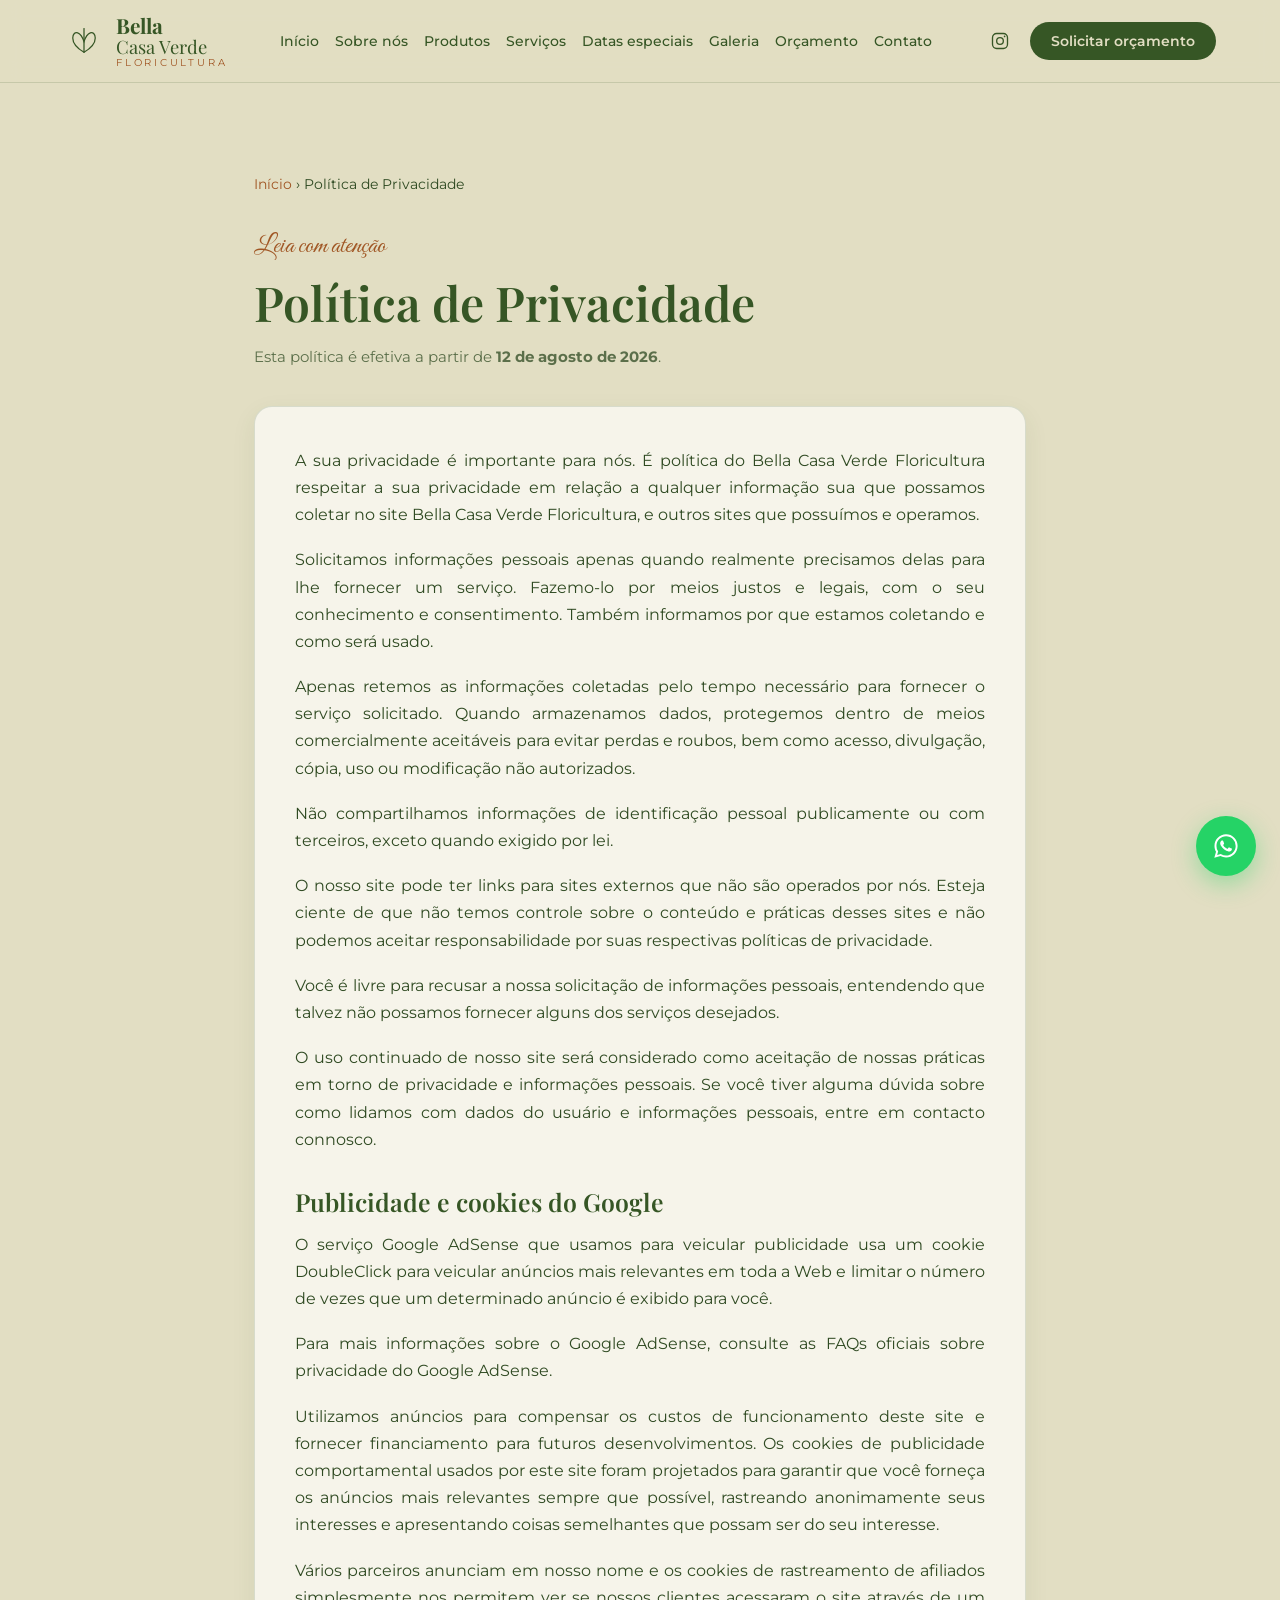
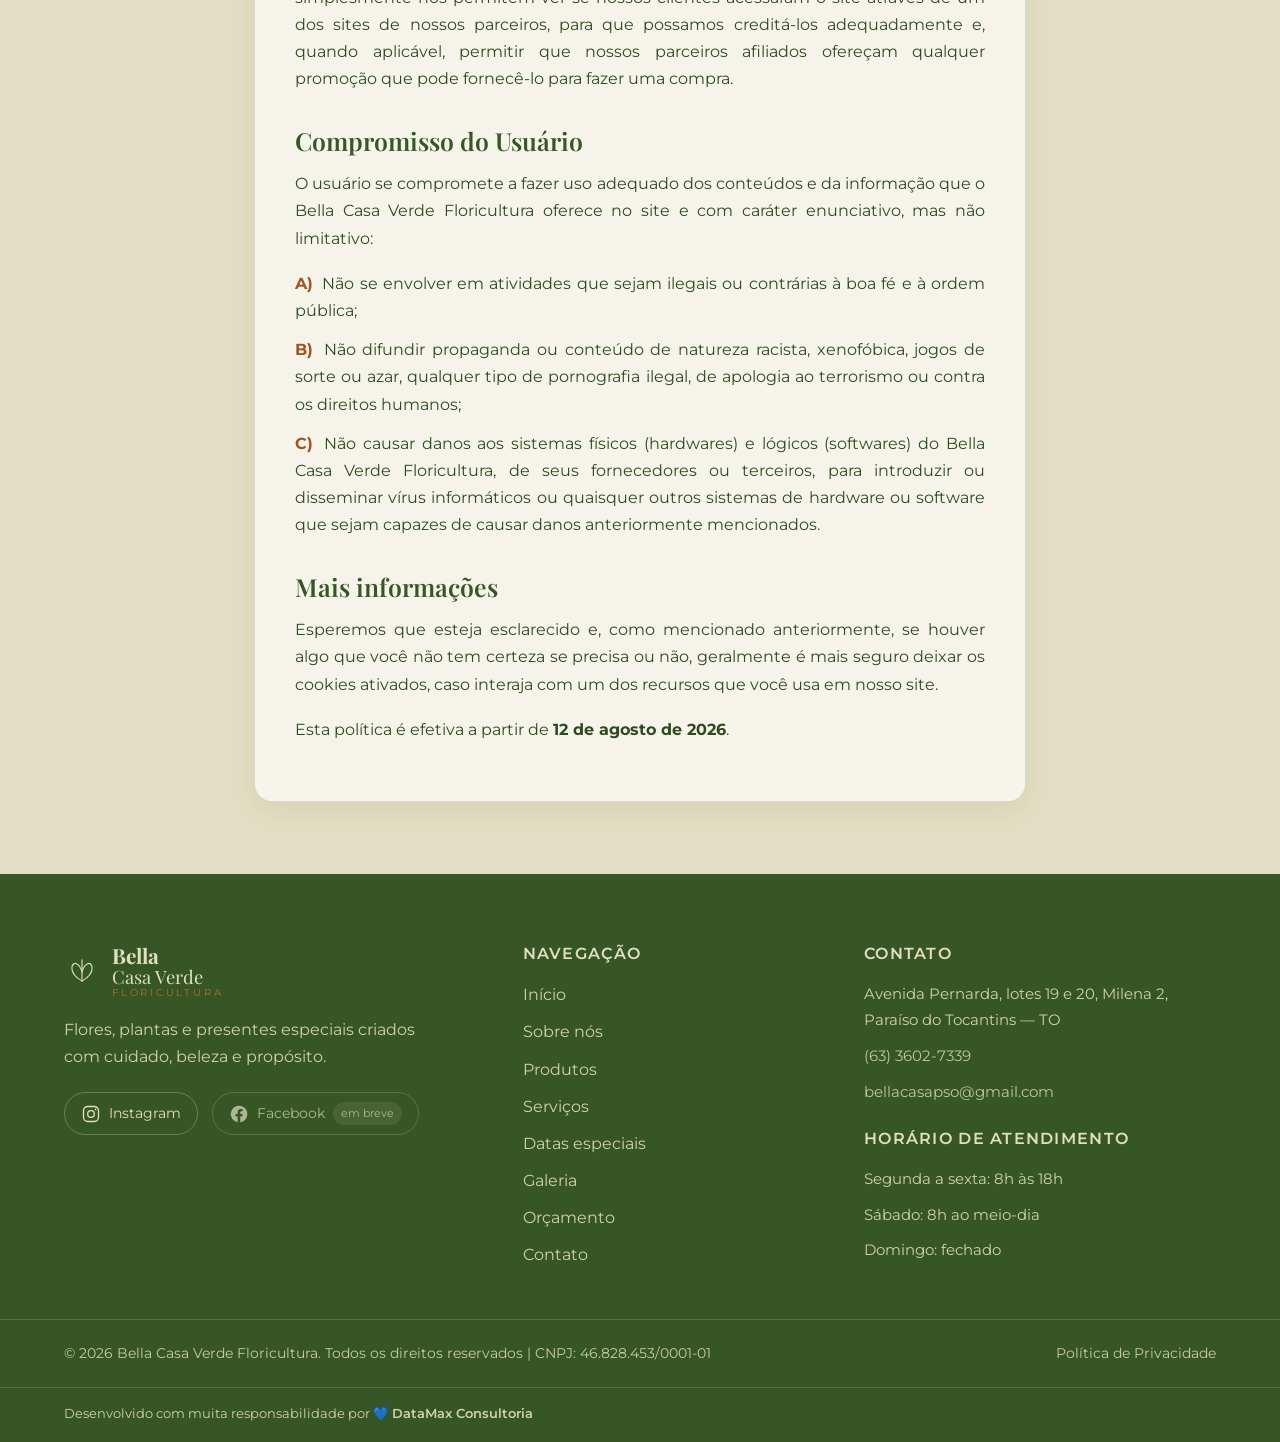
<file: politica-privacidade.html>
<!DOCTYPE html>
<html lang="pt-BR">
<head>
  <meta charset="UTF-8" />
  <meta name="viewport" content="width=device-width, initial-scale=1.0" />
  <title>Política de Privacidade | Bella Casa Verde Floricultura</title>

  <!-- SEO -->
  <meta name="description" content="Política de Privacidade da Bella Casa Verde Floricultura: saiba como coletamos, usamos e protegemos as suas informações pessoais em nosso site." />
  <meta name="robots" content="index, follow" />
  <meta name="author" content="Bella Casa Verde Floricultura" />
  <meta name="geo.region" content="BR-TO" />
  <meta name="geo.placename" content="Paraíso do Tocantins" />
  <link rel="canonical" href="https://www.bellacasaverde.com.br/politica-privacidade.html" />

  <!-- Open Graph -->
  <meta property="og:type" content="website" />
  <meta property="og:title" content="Política de Privacidade | Bella Casa Verde Floricultura" />
  <meta property="og:description" content="Política de Privacidade da Bella Casa Verde Floricultura: saiba como coletamos, usamos e protegemos as suas informações pessoais." />
  <meta property="og:url" content="https://www.bellacasaverde.com.br/politica-privacidade.html" />
  <meta property="og:locale" content="pt_BR" />
  <meta property="og:site_name" content="Bella Casa Verde Floricultura" />

  <!-- Favicon: ícone inspirado na orquídea Hélia -->
  <link rel="icon" type="image/svg+xml"
    href="data:image/svg+xml,%3Csvg xmlns='http://www.w3.org/2000/svg' viewBox='0 0 64 64'%3E%3Crect width='64' height='64' rx='14' fill='%23365625'/%3E%3Cpath d='M32 50 C22 44 14 36 14 27 C14 21 18 17 22 19 C27 21 30 27 32 33 C34 27 37 21 42 19 C46 17 50 21 50 27 C50 36 42 44 32 50 Z' fill='none' stroke='%23E2DEC3' stroke-width='2'/%3E%3Cpath d='M32 50 L32 14' stroke='%23B76934' stroke-width='2' stroke-linecap='round'/%3E%3C/svg%3E" />

  <!-- Fontes -->
  <link rel="preconnect" href="https://fonts.googleapis.com" />
  <link rel="preconnect" href="https://fonts.gstatic.com" crossorigin />
  <link
    href="https://fonts.googleapis.com/css2?family=Montserrat:ital,wght@0,300;0,400;0,500;0,600;0,700;1,400&family=Playfair+Display:ital,wght@0,500;0,600;0,700;1,500&family=Great+Vibes&display=swap"
    rel="stylesheet" />

  <link rel="stylesheet" href="css/style.css" />
</head>
<body>
  <a class="skip-link" href="#conteudo">Pular para o conteúdo principal</a>

  <!-- ============ CABEÇALHO ============ -->
  <header class="header" id="topo">
    <div class="container header__inner">
      <a href="index.html" class="brand" aria-label="Bella Casa Verde Floricultura - Início">
        <span class="brand__mark" aria-hidden="true">
          <svg viewBox="0 0 64 64" width="40" height="40" role="img" aria-label="Orquídea Hélia">
            <path d="M32 50 C22 44 14 36 14 27 C14 21 18 17 22 19 C27 21 30 27 32 33 C34 27 37 21 42 19 C46 17 50 21 50 27 C50 36 42 44 32 50 Z" fill="none" stroke="currentColor" stroke-width="2"/>
            <path d="M32 50 L32 12" stroke="currentColor" stroke-width="2" stroke-linecap="round"/>
          </svg>
        </span>
        <span class="brand__text">
          <strong>Bella</strong> Casa Verde
          <em>Floricultura</em>
        </span>
      </a>

      <nav class="nav" id="menu" aria-label="Menu principal">
        <button class="nav__toggle" id="navToggle" aria-expanded="false" aria-controls="menuList" aria-label="Abrir menu">
          <span></span><span></span><span></span>
        </button>
        <ul class="nav__list" id="menuList">
          <li><a href="index.html#topo">Início</a></li>
          <li><a href="index.html#sobre">Sobre nós</a></li>
          <li><a href="index.html#produtos">Produtos</a></li>
          <li><a href="index.html#servicos">Serviços</a></li>
          <li><a href="index.html#datas">Datas especiais</a></li>
          <li><a href="index.html#galeria">Galeria</a></li>
          <li><a href="index.html#orcamento">Orçamento</a></li>
          <li><a href="index.html#contato">Contato</a></li>
        </ul>
      </nav>

      <div class="header__actions">
        <a href="https://www.instagram.com/bellacasaverdeparaiso" target="_blank" rel="noopener" class="header__social" aria-label="Instagram da Bella Casa Verde">
          <svg viewBox="0 0 24 24" width="20" height="20" fill="none" stroke="currentColor" stroke-width="1.6" aria-hidden="true">
            <rect x="3" y="3" width="18" height="18" rx="5"/>
            <circle cx="12" cy="12" r="4"/>
            <circle cx="17.5" cy="6.5" r="1" fill="currentColor" stroke="none"/>
          </svg>
        </a>
        <a href="index.html#orcamento" class="btn btn--primary btn--small">Solicitar orçamento</a>
      </div>
    </div>
  </header>

  <!-- ============ CONTEÚDO ============ -->
  <main id="conteudo">
    <section class="politica">
      <div class="container politica__inner">
        <nav class="politica__breadcrumb" aria-label="Navegação">
          <a href="index.html">Início</a>
          <span aria-hidden="true">›</span>
          <span aria-current="page">Política de Privacidade</span>
        </nav>

        <header class="politica__header">
          <p class="politica__eyebrow script">Leia com atenção</p>
          <h1 class="politica__title">Política de Privacidade</h1>
          <p class="politica__date">Esta política é efetiva a partir de <strong>12 de agosto de 2026</strong>.</p>
        </header>

        <div class="politica__body">
          <p>A sua privacidade é importante para nós. É política do Bella Casa Verde Floricultura respeitar a sua privacidade em relação a qualquer informação sua que possamos coletar no site Bella Casa Verde Floricultura, e outros sites que possuímos e operamos.</p>
          <p>Solicitamos informações pessoais apenas quando realmente precisamos delas para lhe fornecer um serviço. Fazemo-lo por meios justos e legais, com o seu conhecimento e consentimento. Também informamos por que estamos coletando e como será usado.</p>
          <p>Apenas retemos as informações coletadas pelo tempo necessário para fornecer o serviço solicitado. Quando armazenamos dados, protegemos dentro de meios comercialmente aceitáveis para evitar perdas e roubos, bem como acesso, divulgação, cópia, uso ou modificação não autorizados.</p>
          <p>Não compartilhamos informações de identificação pessoal publicamente ou com terceiros, exceto quando exigido por lei.</p>
          <p>O nosso site pode ter links para sites externos que não são operados por nós. Esteja ciente de que não temos controle sobre o conteúdo e práticas desses sites e não podemos aceitar responsabilidade por suas respectivas políticas de privacidade.</p>
          <p>Você é livre para recusar a nossa solicitação de informações pessoais, entendendo que talvez não possamos fornecer alguns dos serviços desejados.</p>
          <p>O uso continuado de nosso site será considerado como aceitação de nossas práticas em torno de privacidade e informações pessoais. Se você tiver alguma dúvida sobre como lidamos com dados do usuário e informações pessoais, entre em contacto connosco.</p>

          <h2>Publicidade e cookies do Google</h2>
          <p>O serviço Google AdSense que usamos para veicular publicidade usa um cookie DoubleClick para veicular anúncios mais relevantes em toda a Web e limitar o número de vezes que um determinado anúncio é exibido para você.</p>
          <p>Para mais informações sobre o Google AdSense, consulte as FAQs oficiais sobre privacidade do Google AdSense.</p>
          <p>Utilizamos anúncios para compensar os custos de funcionamento deste site e fornecer financiamento para futuros desenvolvimentos. Os cookies de publicidade comportamental usados por este site foram projetados para garantir que você forneça os anúncios mais relevantes sempre que possível, rastreando anonimamente seus interesses e apresentando coisas semelhantes que possam ser do seu interesse.</p>
          <p>Vários parceiros anunciam em nosso nome e os cookies de rastreamento de afiliados simplesmente nos permitem ver se nossos clientes acessaram o site através de um dos sites de nossos parceiros, para que possamos creditá-los adequadamente e, quando aplicável, permitir que nossos parceiros afiliados ofereçam qualquer promoção que pode fornecê-lo para fazer uma compra.</p>

          <h2>Compromisso do Usuário</h2>
          <p>O usuário se compromete a fazer uso adequado dos conteúdos e da informação que o Bella Casa Verde Floricultura oferece no site e com caráter enunciativo, mas não limitativo:</p>
          <ul class="politica__list">
            <li><strong>A)</strong> Não se envolver em atividades que sejam ilegais ou contrárias à boa fé e à ordem pública;</li>
            <li><strong>B)</strong> Não difundir propaganda ou conteúdo de natureza racista, xenofóbica, jogos de sorte ou azar, qualquer tipo de pornografia ilegal, de apologia ao terrorismo ou contra os direitos humanos;</li>
            <li><strong>C)</strong> Não causar danos aos sistemas físicos (hardwares) e lógicos (softwares) do Bella Casa Verde Floricultura, de seus fornecedores ou terceiros, para introduzir ou disseminar vírus informáticos ou quaisquer outros sistemas de hardware ou software que sejam capazes de causar danos anteriormente mencionados.</li>
          </ul>

          <h2>Mais informações</h2>
          <p>Esperemos que esteja esclarecido e, como mencionado anteriormente, se houver algo que você não tem certeza se precisa ou não, geralmente é mais seguro deixar os cookies ativados, caso interaja com um dos recursos que você usa em nosso site.</p>
          <p>Esta política é efetiva a partir de <strong>12 de agosto de 2026</strong>.</p>
        </div>
      </div>
    </section>
  </main>

  <!-- ============ RODAPÉ ============ -->
  <footer class="footer">
    <div class="container footer__grid">
      <div class="footer__col footer__col--brand">
        <a href="index.html#topo" class="brand brand--footer" aria-label="Bella Casa Verde Floricultura - Início">
          <span class="brand__mark" aria-hidden="true">
            <svg viewBox="0 0 64 64" width="36" height="36"><path d="M32 50 C22 44 14 36 14 27 C14 21 18 17 22 19 C27 21 30 27 32 33 C34 27 37 21 42 19 C46 17 50 21 50 27 C50 36 42 44 32 50 Z" fill="none" stroke="currentColor" stroke-width="2"/><path d="M32 50 L32 12" stroke="currentColor" stroke-width="2" stroke-linecap="round"/></svg>
          </span>
          <span class="brand__text">
            <strong>Bella</strong> Casa Verde
            <em>Floricultura</em>
          </span>
        </a>
        <p class="footer__desc">Flores, plantas e presentes especiais criados com cuidado, beleza e propósito.</p>
        <div class="footer__social">
          <a href="https://www.instagram.com/bellacasaverdeparaiso" target="_blank" rel="noopener" class="footer__social-link" aria-label="Instagram da Bella Casa Verde">
            <svg viewBox="0 0 24 24" width="20" height="20" fill="none" stroke="currentColor" stroke-width="1.6" aria-hidden="true"><rect x="3" y="3" width="18" height="18" rx="5"/><circle cx="12" cy="12" r="4"/><circle cx="17.5" cy="6.5" r="1" fill="currentColor" stroke="none"/></svg>
            Instagram
          </a>
          <a href="#" class="footer__social-link footer__social-link--soon" aria-label="Facebook da Bella Casa Verde (link em breve)">
            <svg viewBox="0 0 24 24" width="20" height="20" fill="currentColor" aria-hidden="true"><path d="M22 12a10 10 0 1 0-11.6 9.9v-7H7.9V12h2.5V9.8c0-2.5 1.5-3.9 3.8-3.9 1.1 0 2.2.2 2.2.2v2.5h-1.3c-1.2 0-1.6.8-1.6 1.6V12h2.8l-.4 2.9h-2.4v7A10 10 0 0 0 22 12z"/></svg>
            Facebook <span class="footer__badge">em breve</span>
          </a>
        </div>
      </div>
      <div class="footer__col">
        <h4>Navegação</h4>
        <ul class="footer__nav">
          <li><a href="index.html#topo">Início</a></li>
          <li><a href="index.html#sobre">Sobre nós</a></li>
          <li><a href="index.html#produtos">Produtos</a></li>
          <li><a href="index.html#servicos">Serviços</a></li>
          <li><a href="index.html#datas">Datas especiais</a></li>
          <li><a href="index.html#galeria">Galeria</a></li>
          <li><a href="index.html#orcamento">Orçamento</a></li>
          <li><a href="index.html#contato">Contato</a></li>
        </ul>
      </div>
      <div class="footer__col">
        <h4>Contato</h4>
        <ul class="footer__contact">
          <li>Avenida Pernarda, lotes 19 e 20, Milena 2, Paraíso do Tocantins — TO</li>
          <li><a href="https://wa.me/556336027339" target="_blank" rel="noopener">(63) 3602-7339</a></li>
          <li><a href="mailto:bellacasapso@gmail.com">bellacasapso@gmail.com</a></li>
        </ul>
        <h4 class="footer__subtitle">Horário de atendimento</h4>
        <ul class="footer__contact">
          <li>Segunda a sexta: 8h às 18h</li>
          <li>Sábado: 8h ao meio-dia</li>
          <li>Domingo: fechado</li>
        </ul>
      </div>
    </div>
    <div class="footer__bottom">
      <div class="container footer__legal">
        <p>© 2026 Bella Casa Verde Floricultura. Todos os direitos reservados | CNPJ: 46.828.453/0001-01</p>
        <a href="politica-privacidade.html" class="footer__privacy">Política de Privacidade</a>
      </div>
    </div>
    <div class="footer__credit">
      <div class="container">
        <p>Desenvolvido com muita responsabilidade por 💙 <a href="https://www.datamaxconsultoria.com.br/consultoria01" target="_blank" rel="noopener">DataMax Consultoria</a></p>
      </div>
    </div>
  </footer>

  <!-- Botão flutuante WhatsApp -->
  <a href="https://wa.me/556336027339" target="_blank" rel="noopener" class="whatsapp-float" aria-label="Falar com a Bella Casa Verde pelo WhatsApp">
    <svg viewBox="0 0 24 24" width="28" height="28" fill="currentColor" aria-hidden="true"><path d="M19.05 4.91A9.82 9.82 0 0 0 12.04 2C6.58 2 2.13 6.45 2.13 11.91c0 1.75.46 3.45 1.32 4.95L2 22l5.25-1.38c1.45.79 3.08 1.21 4.79 1.21h.01c5.46 0 9.91-4.45 9.91-9.91 0-2.65-1.03-5.14-2.9-7.01zM12.05 20.15h-.01a8.2 8.2 0 0 1-4.18-1.15l-.3-.18-3.11.82.83-3.04-.2-.31a8.2 8.2 0 0 1-1.26-4.38c0-4.54 3.7-8.23 8.24-8.23 2.2 0 4.27.86 5.82 2.42a8.18 8.18 0 0 1 2.41 5.82c0 4.54-3.69 8.23-8.24 8.23zm4.52-6.16c-.25-.13-1.47-.72-1.69-.81-.23-.08-.39-.12-.56.13-.17.25-.64.81-.79.97-.14.17-.29.19-.54.06-.25-.13-1.05-.39-1.99-1.23-.74-.66-1.23-1.47-1.38-1.72-.14-.25-.02-.38.11-.51.11-.11.25-.29.37-.43.12-.14.17-.25.25-.41.08-.17.04-.31-.02-.43-.06-.13-.56-1.34-.76-1.84-.2-.48-.41-.42-.56-.43h-.48c-.17 0-.43.06-.66.31-.22.25-.86.85-.86 2.07 0 1.22.89 2.4 1.01 2.56.12.17 1.75 2.67 4.23 3.74.59.26 1.05.41 1.41.52.59.19 1.13.16 1.56.1.48-.07 1.47-.6 1.67-1.18.21-.58.21-1.07.15-1.18-.06-.1-.23-.16-.48-.29z"/></svg>
  </a>

  <!-- Lightbox (mantido para compatibilidade com o main.js) -->
  <div class="lightbox" id="lightbox" role="dialog" aria-modal="true" aria-label="Visualização ampliada da imagem" hidden>
    <button class="lightbox__close" id="lightboxClose" aria-label="Fechar visualização">✕</button>
    <figure class="lightbox__content">
      <div class="lightbox__media" id="lightboxMedia"></div>
      <figcaption class="lightbox__caption" id="lightboxCaption"></figcaption>
    </figure>
  </div>

  <script src="js/main.js"></script>
</body>
</html>
</file>
<file: css/style.css>
/* ============================================================
   Bella Casa Verde Floricultura
   Identidade visual premium — floricultura boutique
   Paleta: verde profundo #365625 | verde natural #4C7739
           terracota escuro #A05624 | terracota claro #B76934
           creme #E2DEC3
   Tipografia: Montserrat (funcional) · Playfair Display (autoral)
               · Great Vibes (manuscrita)
   ============================================================ */

:root {
  --verde-profundo: #365625;
  --verde-natural: #4C7739;
  --terracota-escuro: #A05624;
  --terracota-claro: #B76934;
  --creme: #E2DEC3;
  --creme-suave: #ece9d6;
  --branco-quente: #f6f4ea;

  --texto: #2f4a22;
  --texto-creme: #E2DEC3;
  --borda-suave: rgba(54, 86, 37, 0.16);
  --borda-terracota: rgba(160, 86, 36, 0.25);

  --sombra-suave: 0 12px 34px rgba(54, 86, 37, 0.10);
  --sombra-card: 0 8px 24px rgba(54, 86, 37, 0.08);

  --fonte-funcional: 'Montserrat', sans-serif;
  --fonte-autoral: 'Playfair Display', serif;
  --fonte-manuscrita: 'Great Vibes', cursive;

  --raio-card: 18px;
  --raio-arco: 999px 999px 18px 18px;
  --container: 1200px;
}

/* ---------- Reset & Base ---------- */
* {
  margin: 0;
  padding: 0;
  box-sizing: border-box;
}

html {
  scroll-behavior: smooth;
  scroll-padding-top: 90px;
}

body {
  font-family: var(--fonte-funcional);
  background-color: var(--creme);
  color: var(--texto);
  line-height: 1.7;
  font-size: 1rem;
  -webkit-font-smoothing: antialiased;
  overflow-x: hidden;
}

img {
  max-width: 100%;
  display: block;
}

a {
  color: var(--verde-natural);
  text-decoration: none;
  transition: color 0.3s ease;
}

a:hover {
  color: var(--terracota-escuro);
}

ul {
  list-style: none;
}

h1, h2, h3, h4 {
  font-family: var(--fonte-autoral);
  color: var(--verde-profundo);
  line-height: 1.2;
  font-weight: 600;
}

/* Acessibilidade */
:focus-visible {
  outline: 3px solid var(--terracota-claro);
  outline-offset: 2px;
  border-radius: 4px;
}

.skip-link {
  position: absolute;
  left: -999px;
  top: 8px;
  background: var(--verde-profundo);
  color: var(--creme);
  padding: 10px 18px;
  border-radius: 8px;
  z-index: 2000;
  font-weight: 600;
}

.skip-link:focus {
  left: 8px;
}

/* ---------- Container ---------- */
.container {
  width: 100%;
  max-width: var(--container);
  margin: 0 auto;
  padding: 0 24px;
}

/* ---------- Botões ---------- */
.btn {
  display: inline-flex;
  align-items: center;
  justify-content: center;
  gap: 10px;
  font-family: var(--fonte-funcional);
  font-weight: 600;
  font-size: 0.95rem;
  padding: 14px 28px;
  border-radius: 999px;
  border: 1.5px solid transparent;
  cursor: pointer;
  text-align: center;
  transition: all 0.3s ease;
  line-height: 1.2;
}

.btn svg {
  flex-shrink: 0;
}

.btn--primary {
  background: var(--verde-profundo);
  color: var(--creme);
}

.btn--primary:hover {
  background: var(--verde-natural);
  color: var(--creme);
  transform: translateY(-2px);
  box-shadow: 0 10px 20px rgba(54, 86, 37, 0.18);
}

.btn--secondary {
  background: var(--verde-natural);
  color: var(--creme);
}

.btn--secondary:hover {
  background: var(--verde-profundo);
  color: var(--creme);
  transform: translateY(-2px);
}

.btn--ghost {
  background: transparent;
  border-color: var(--verde-profundo);
  color: var(--verde-profundo);
}

.btn--ghost:hover {
  background: var(--verde-profundo);
  color: var(--creme);
}

.btn--small {
  padding: 10px 20px;
  font-size: 0.85rem;
}

.btn--large {
  padding: 16px 40px;
  font-size: 1rem;
}

/* ---------- Link de texto ---------- */
.link-btn {
  display: inline-block;
  font-weight: 600;
  font-size: 0.9rem;
  color: var(--verde-profundo);
  border-bottom: 2px solid var(--terracota-claro);
  padding-bottom: 2px;
  margin-top: 10px;
}

.link-btn:hover {
  color: var(--terracota-escuro);
  border-color: var(--terracota-escuro);
}

/* ---------- Tipografia decorativa ---------- */
.script {
  font-family: var(--fonte-manuscrita);
  font-size: 1.9rem;
  color: var(--verde-natural);
  margin-bottom: 6px;
  font-weight: 400;
}

.script--terracota {
  color: var(--terracota-escuro);
}

/* ---------- Seções ---------- */
.section {
  padding: 96px 0;
}

.section--cream {
  background: var(--creme-suave);
}

.section__head {
  text-align: center;
  max-width: 720px;
  margin: 0 auto 60px;
}

.section__title {
  font-size: clamp(1.9rem, 4vw, 3rem);
  font-weight: 600;
  margin-bottom: 14px;
}

.section__intro {
  color: var(--texto);
  font-size: 1.05rem;
  max-width: 600px;
  margin: 0 auto;
}

/* ---------- Cabeçalho ---------- */
.header {
  position: sticky;
  top: 0;
  z-index: 100;
  background: rgba(226, 222, 195, 0.92);
  backdrop-filter: blur(10px);
  border-bottom: 1px solid var(--borda-suave);
}

.header__inner {
  display: flex;
  align-items: center;
  justify-content: space-between;
  gap: 16px;
  padding-top: 14px;
  padding-bottom: 14px;
}

.brand {
  display: inline-flex;
  align-items: center;
  gap: 12px;
  color: var(--verde-profundo);
}

.brand:hover {
  color: var(--verde-profundo);
}

.brand__mark {
  color: var(--verde-profundo);
  display: inline-flex;
}

.brand__text {
  display: flex;
  flex-direction: column;
  line-height: 1.1;
  font-family: var(--fonte-autoral);
  font-size: 1.15rem;
  color: var(--verde-profundo);
}

.brand__text strong {
  font-weight: 700;
  font-size: 1.3rem;
}

.brand__text em {
  font-style: normal;
  font-family: var(--fonte-funcional);
  font-size: 0.62rem;
  letter-spacing: 0.28em;
  text-transform: uppercase;
  color: var(--terracota-escuro);
}

.nav__list {
  display: flex;
  gap: 16px;
  align-items: center;
}

.nav__list a {
  font-family: var(--fonte-funcional);
  font-weight: 500;
  font-size: 0.88rem;
  color: var(--verde-profundo);
  position: relative;
  padding: 4px 0;
  white-space: nowrap;
}

.nav__list a::after {
  content: "";
  position: absolute;
  left: 0;
  bottom: -2px;
  width: 0;
  height: 2px;
  background: var(--terracota-claro);
  transition: width 0.3s ease;
}

.nav__list a:hover::after,
.nav__list a.active::after {
  width: 100%;
}

.nav__list a.active {
  color: var(--terracota-escuro);
}

.header__actions {
  display: flex;
  align-items: center;
  gap: 14px;
}

.header__social {
  color: var(--verde-profundo);
  display: inline-flex;
  padding: 6px;
}

.header__social:hover {
  color: var(--terracota-escuro);
}

.nav__toggle {
  display: none;
  flex-direction: column;
  gap: 5px;
  background: none;
  border: none;
  cursor: pointer;
  padding: 6px;
}

.nav__toggle span {
  width: 26px;
  height: 2px;
  background: var(--verde-profundo);
  transition: all 0.3s ease;
}

/* ---------- HERO ---------- */
.hero {
  background:
    radial-gradient(1200px 500px at 85% -10%, rgba(226, 222, 195, 0) 0%, var(--creme) 60%),
    linear-gradient(180deg, var(--creme-suave) 0%, var(--creme) 100%);
}

.hero__grid {
  display: grid;
  grid-template-columns: 1.05fr 0.95fr;
  gap: 56px;
  align-items: center;
  padding-top: 40px;
  padding-bottom: 96px;
}

.hero__eyebrow {
  font-size: 2rem;
}

.hero__title {
  font-size: clamp(2.2rem, 5vw, 3.7rem);
  font-weight: 700;
  margin-bottom: 20px;
  letter-spacing: -0.01em;
}

.hero__subtitle {
  font-size: 1.1rem;
  max-width: 480px;
  margin-bottom: 34px;
  color: var(--texto);
}

.hero__actions {
  display: flex;
  flex-wrap: wrap;
  gap: 14px;
}

.hero__meta {
  display: flex;
  flex-wrap: wrap;
  gap: 8px 24px;
  margin-top: 44px;
}

.hero__meta li {
  font-size: 0.85rem;
  font-weight: 500;
  color: var(--terracota-escuro);
  position: relative;
  padding-left: 18px;
}

.hero__meta li::before {
  content: "";
  position: absolute;
  left: 0;
  top: 50%;
  transform: translateY(-50%);
  width: 8px;
  height: 8px;
  border-radius: 50%;
  background: var(--verde-natural);
}

.hero__visual {
  position: relative;
  display: flex;
  justify-content: center;
}

.hero__frame {
  width: 100%;
  max-width: 480px;
  aspect-ratio: 4 / 5;
  border-radius: var(--raio-arco);
  overflow: hidden;
  position: relative;
  background: var(--creme-suave);
  border: 1px solid var(--borda-suave);
  box-shadow: var(--sombra-suave);
}

.hero__placeholder {
  width: 100%;
  height: 100%;
  display: flex;
  align-items: center;
  justify-content: center;
  color: var(--verde-profundo);
  font-weight: 500;
  letter-spacing: 0.04em;
  background:
    radial-gradient(circle at 50% 40%, var(--creme-suave) 0%, var(--creme) 100%);
  padding: 24px;
  text-align: center;
}

.hero__arc {
  position: absolute;
  top: -40px;
  right: -30px;
  width: 180px;
  height: 180px;
  border: 2px solid var(--borda-terracota);
  border-radius: 50%;
  opacity: 0.6;
}

/* ---------- História / Sobre ---------- */
.historia__grid {
  display: grid;
  grid-template-columns: 1.1fr 0.9fr;
  gap: 60px;
  align-items: center;
}

.historia__text p {
  margin-bottom: 18px;
  font-size: 1.05rem;
}

.historia__text strong {
  color: var(--verde-profundo);
}

.historia__text .btn {
  margin-top: 14px;
}

.arc-frame {
  width: 100%;
  aspect-ratio: 3 / 3.4;
  border-radius: var(--raio-arco);
  overflow: hidden;
  position: relative;
  background: var(--creme-suave);
  border: 1px solid var(--borda-suave);
  box-shadow: var(--sombra-card);
}

.arc-frame__placeholder {
  width: 100%;
  height: 100%;
  display: flex;
  align-items: center;
  justify-content: center;
  color: var(--verde-profundo);
  font-weight: 500;
}

/* ---------- Fundadores ---------- */
.fundadores__grid {
  display: grid;
  grid-template-columns: repeat(2, 1fr);
  gap: 40px;
}

.card-fundador {
  background: var(--creme);
  border: 1px solid var(--borda-suave);
  border-radius: var(--raio-card);
  padding: 32px;
  text-align: center;
  box-shadow: var(--sombra-card);
  transition: transform 0.3s ease, box-shadow 0.3s ease;
}

.card-fundador:hover {
  transform: translateY(-4px);
  box-shadow: var(--sombra-suave);
}

.card-fundador__photo {
  width: 200px;
  height: 200px;
  border-radius: var(--raio-arco);
  overflow: hidden;
  margin: 0 auto 24px;
  background: var(--creme-suave);
  border: 1px solid var(--borda-suave);
}

.card-fundador__placeholder {
  width: 100%;
  height: 100%;
  display: flex;
  align-items: center;
  justify-content: center;
  color: var(--verde-profundo);
  font-weight: 500;
  font-size: 0.9rem;
}

.card-fundador__name {
  font-size: 1.6rem;
  margin-bottom: 4px;
}

.card-fundador__role {
  color: var(--terracota-escuro);
  font-weight: 600;
  font-size: 0.9rem;
  letter-spacing: 0.04em;
  margin-bottom: 16px;
}

.card-fundador__text {
  font-size: 0.98rem;
  text-align: left;
}

/* ---------- Missão, Visão, Valores ---------- */
.missao {
  background: var(--verde-profundo);
  color: var(--creme);
}

.missao .section__title {
  color: var(--creme);
}

.missao__cards {
  display: grid;
  grid-template-columns: repeat(2, 1fr);
  gap: 30px;
  max-width: 900px;
  margin: 0 auto 60px;
}

.card-institucional {
  background: rgba(226, 222, 195, 0.06);
  border: 1px solid rgba(226, 222, 195, 0.18);
  border-radius: var(--raio-card);
  padding: 34px;
  text-align: center;
}

.card-institucional__icon {
  color: var(--terracota-claro);
  display: inline-flex;
  margin-bottom: 16px;
}

.card-institucional h3 {
  color: var(--creme);
  font-size: 1.5rem;
  margin-bottom: 10px;
}

.card-institucional p {
  color: var(--creme);
  opacity: 0.9;
}

.valores {
  text-align: center;
}

.valores__title {
  color: var(--creme);
  font-size: 1.5rem;
  margin-bottom: 30px;
  font-family: var(--fonte-funcional);
  font-weight: 600;
}

.valores__list {
  display: grid;
  grid-template-columns: repeat(4, 1fr);
  gap: 22px;
}

.valores__list li {
  background: rgba(226, 222, 195, 0.06);
  border-radius: 14px;
  padding: 22px 16px;
  display: flex;
  flex-direction: column;
  align-items: center;
  gap: 12px;
  border: 1px solid rgba(226, 222, 195, 0.14);
}

.valores__icon {
  color: var(--terracota-claro);
}

.valores__list strong {
  color: var(--creme);
  font-weight: 600;
  font-size: 0.95rem;
}

/* ---------- Produtos ---------- */
.produtos__grid {
  display: grid;
  grid-template-columns: repeat(auto-fill, minmax(280px, 1fr));
  gap: 30px;
}

.card-produto {
  background: var(--creme);
  border-radius: var(--raio-card);
  overflow: hidden;
  border: 1px solid var(--borda-suave);
  box-shadow: var(--sombra-card);
  padding-bottom: 28px;
  display: flex;
  flex-direction: column;
  transition: transform 0.3s ease, box-shadow 0.3s ease;
}

.card-produto:hover {
  transform: translateY(-5px);
  box-shadow: var(--sombra-suave);
}

.card-produto__media {
  aspect-ratio: 4 / 3;
  border-radius: 0 0 var(--raio-arco) var(--raio-arco);
  overflow: hidden;
  background:
    radial-gradient(circle at 50% 40%, rgba(226, 222, 195, 0.4) 0%, transparent 70%),
    linear-gradient(180deg, var(--creme-suave) 0%, var(--creme) 100%);
  margin: 0;
  display: flex;
  align-items: center;
  justify-content: center;
  position: relative;
}

.card-produto__media::after {
  content: "";
  position: absolute;
  top: 14px;
  left: 14px;
  width: 46px;
  height: 46px;
  border: 1.5px solid var(--borda-terracota);
  border-radius: 50%;
  opacity: 0.5;
}

.card-produto__art {
  width: 82%;
  height: auto;
  max-height: 100%;
}

.card-produto__img {
  width: 100%;
  height: 100%;
  object-fit: cover;
  display: block;
}

.card-produto__placeholder {
  width: 100%;
  height: 100%;
  display: flex;
  align-items: center;
  justify-content: center;
  color: var(--verde-profundo);
  font-weight: 500;
  opacity: 0.6;
}

.card-produto h3 {
  font-size: 1.35rem;
  padding: 22px 26px 6px;
  font-weight: 600;
}

.card-produto p {
  padding: 0 26px;
  font-size: 0.95rem;
  flex-grow: 1;
}

.card-produto .link-btn {
  margin: 18px 26px 0;
}

/* ---------- Serviços ---------- */
.servicos__grid {
  display: grid;
  grid-template-columns: repeat(auto-fill, minmax(260px, 1fr));
  gap: 26px;
}

.card-servico {
  background: var(--creme-suave);
  border: 1px solid var(--borda-suave);
  border-radius: var(--raio-card);
  overflow: hidden;
  display: flex;
  flex-direction: column;
  align-items: flex-start;
  box-shadow: var(--sombra-card);
  transition: transform 0.3s ease;
}

.card-servico:hover {
  transform: translateY(-4px);
}

.card-servico .card-produto__media {
  width: 100%;
  aspect-ratio: 4 / 3;
  border-radius: 0;
  margin: 0;
}

.card-servico .card-produto__media::after {
  display: none;
}

.card-servico h3 {
  font-size: 1.25rem;
  font-family: var(--fonte-funcional);
  font-weight: 600;
  color: var(--verde-profundo);
  margin: 22px 30px 10px;
  line-height: 1.4;
}

.card-servico p {
  font-size: 0.95rem;
  flex-grow: 1;
  margin: 0 30px 18px;
}

.card-servico .btn {
  margin: 0 30px 28px;
}

/* ---------- Datas comemorativas ---------- */
.datas__pills {
  display: flex;
  flex-wrap: wrap;
  justify-content: center;
  gap: 14px;
  margin-bottom: 44px;
}

.datas__pills li {
  background: var(--creme-suave);
  border: 1px solid var(--borda-suave);
  color: var(--verde-profundo);
  padding: 12px 24px;
  border-radius: 999px;
  font-weight: 500;
  font-size: 0.92rem;
  transition: all 0.3s ease;
}

.datas__pills li:hover {
  background: var(--verde-profundo);
  color: var(--creme);
}

.datas__cta {
  text-align: center;
}

/* ---------- Diferenciais ---------- */
.diferenciais__grid {
  display: grid;
  grid-template-columns: repeat(auto-fill, minmax(250px, 1fr));
  gap: 26px;
}

.card-diferencial {
  background: var(--creme);
  border: 1px solid var(--borda-suave);
  border-radius: var(--raio-card);
  padding: 28px;
  text-align: center;
  box-shadow: var(--sombra-card);
}

.card-diferencial__icon {
  color: var(--verde-natural);
  display: inline-flex;
  margin-bottom: 14px;
}

.card-diferencial h3 {
  font-size: 1.15rem;
  font-family: var(--fonte-funcional);
  font-weight: 600;
  color: var(--verde-profundo);
  margin-bottom: 8px;
  line-height: 1.4;
}

.card-diferencial p {
  font-size: 0.92rem;
}

/* ---------- Galeria ---------- */
.galeria__grid {
  display: grid;
  grid-template-columns: repeat(auto-fill, minmax(240px, 1fr));
  gap: 20px;
}

.galeria__item {
  border: none;
  background: none;
  padding: 0;
  cursor: pointer;
  border-radius: var(--raio-card);
  overflow: hidden;
  position: relative;
  transition: transform 0.3s ease, box-shadow 0.3s ease;
}

.galeria__item:hover {
  transform: translateY(-4px);
  box-shadow: var(--sombra-suave);
}

.galeria__placeholder {
  aspect-ratio: 4 / 4.2;
  display: flex;
  align-items: center;
  justify-content: center;
  background: var(--creme-suave);
  color: var(--verde-profundo);
  font-weight: 500;
  opacity: 0.75;
}

.galeria__media {
  aspect-ratio: 4 / 4.2;
  overflow: hidden;
  display: flex;
  align-items: center;
  justify-content: center;
  background: linear-gradient(180deg, var(--creme-suave) 0%, var(--creme) 100%);
}

.galeria__media img {
  width: 100%;
  height: 100%;
  object-fit: cover;
  display: block;
  transition: transform 0.4s ease;
}

.galeria__item:hover .galeria__media img {
  transform: scale(1.06);
}

.galeria__placeholder span {
  padding: 12px;
  text-align: center;
}

.galeria__note {
  text-align: center;
  margin-top: 28px;
  font-size: 0.9rem;
  color: var(--texto);
  opacity: 0.85;
}

/* ---------- Depoimentos ---------- */
.depoimentos__grid {
  display: grid;
  grid-template-columns: repeat(auto-fill, minmax(300px, 1fr));
  gap: 26px;
}

/* ---------- Formulário ---------- */
.orcamento {
  background: var(--creme-suave);
}

.form {
  background: var(--creme);
  border: 1px solid var(--borda-suave);
  border-radius: var(--raio-card);
  padding: 44px;
  max-width: 860px;
  margin: 0 auto;
  box-shadow: var(--sombra-suave);
}

.form__grid {
  display: grid;
  grid-template-columns: repeat(2, 1fr);
  gap: 22px;
}

.form__field--full {
  grid-column: 1 / -1;
}

.form__field {
  display: flex;
  flex-direction: column;
  gap: 8px;
}

.form__field label {
  font-weight: 600;
  font-size: 0.9rem;
  color: var(--verde-profundo);
}

.form__optional {
  font-weight: 400;
  color: var(--terracota-escuro);
  font-size: 0.8rem;
}

.form__field input,
.form__field select,
.form__field textarea {
  font-family: var(--fonte-funcional);
  font-size: 1rem;
  padding: 13px 16px;
  border: 1.5px solid var(--borda-suave);
  border-radius: 12px;
  background: var(--branco-quente);
  color: var(--texto);
  transition: border-color 0.3s ease, box-shadow 0.3s ease;
}

.form__field input:focus,
.form__field select:focus,
.form__field textarea:focus {
  outline: none;
  border-color: var(--verde-natural);
  box-shadow: 0 0 0 3px rgba(76, 119, 57, 0.15);
}

.form__field textarea {
  resize: vertical;
  min-height: 110px;
}

.form__field input::placeholder,
.form__field textarea::placeholder {
  color: #9a9c8a;
}

.form__field.is-invalid input,
.form__field.is-invalid select,
.form__field.is-invalid textarea {
  border-color: var(--terracota-escuro);
}

.form__error {
  color: var(--terracota-escuro);
  font-size: 0.82rem;
  font-weight: 500;
  min-height: 18px;
}

.form__actions {
  margin-top: 26px;
  display: flex;
  flex-direction: column;
  gap: 16px;
  align-items: flex-start;
}

.form__privacy {
  font-size: 0.85rem;
  color: var(--texto);
  opacity: 0.9;
}

.form__privacy.is-success {
  color: var(--verde-natural);
  font-weight: 600;
}

/* ---------- Contato ---------- */
.contato__grid {
  display: grid;
  grid-template-columns: 1fr 1fr;
  gap: 56px;
  align-items: start;
}

.contato__info {
  display: flex;
  flex-direction: column;
  gap: 22px;
}

.contato__item {
  display: flex;
  gap: 16px;
  align-items: flex-start;
}

.contato__icon {
  color: var(--terracota-escuro);
  flex-shrink: 0;
  margin-top: 4px;
}

.contato__item h3 {
  font-size: 1.05rem;
  font-family: var(--fonte-funcional);
  font-weight: 600;
  color: var(--verde-profundo);
  margin-bottom: 2px;
}

.contato__item p {
  font-size: 0.95rem;
}

.contato__actions {
  display: flex;
  flex-wrap: wrap;
  gap: 12px;
  margin-top: 12px;
}

/* ---------- Mapa ---------- */
.mapa__embed {
  background: var(--creme-suave);
  border: 1px solid var(--borda-suave);
  border-radius: var(--raio-card);
  overflow: hidden;
  box-shadow: var(--sombra-card);
}

.mapa__embed iframe {
  display: block;
  width: 100%;
  height: 100%;
  min-height: 360px;
  border: 0;
}

.mapa__embed .mapa__text {
  margin: 0;
  padding: 14px 20px;
  font-size: 0.92rem;
  text-align: center;
}

/* ---------- Rodapé ---------- */
.footer {
  background: var(--verde-profundo);
  color: var(--creme);
}

.footer__grid {
  display: grid;
  grid-template-columns: 1.4fr 1fr 1.2fr;
  gap: 48px;
  padding-top: 70px;
  padding-bottom: 50px;
}

.brand--footer {
  margin-bottom: 18px;
}

.brand--footer .brand__mark {
  color: var(--creme);
}

.brand--footer .brand__text {
  color: var(--creme);
}

.brand--footer .brand__text em {
  color: var(--terracota-claro);
}

.footer__desc {
  max-width: 380px;
  margin-bottom: 22px;
  opacity: 0.9;
}

.footer__social {
  display: flex;
  gap: 14px;
  flex-wrap: wrap;
}

.footer__social-link {
  display: inline-flex;
  align-items: center;
  gap: 8px;
  color: var(--creme);
  border: 1px solid rgba(226, 222, 195, 0.3);
  padding: 8px 16px;
  border-radius: 999px;
  font-size: 0.9rem;
  transition: all 0.3s ease;
}

.footer__social-link:hover {
  border-color: var(--terracota-claro);
  color: var(--terracota-claro);
}

.footer__social-link--soon {
  opacity: 0.7;
  cursor: default;
}

.footer__social-link--soon:hover {
  border-color: rgba(226, 222, 195, 0.3);
  color: var(--creme);
}

.footer__badge {
  font-size: 0.7rem;
  background: rgba(226, 222, 195, 0.15);
  padding: 2px 8px;
  border-radius: 999px;
}

.footer h4 {
  color: var(--creme);
  font-family: var(--fonte-funcional);
  font-weight: 600;
  font-size: 1rem;
  margin-bottom: 18px;
  text-transform: uppercase;
  letter-spacing: 0.08em;
}

.footer__subtitle {
  margin-top: 24px;
}

.footer__nav,
.footer__contact {
  display: flex;
  flex-direction: column;
  gap: 10px;
}

.footer__nav a,
.footer__contact a {
  color: var(--creme);
  opacity: 0.9;
}

.footer__nav a:hover,
.footer__contact a:hover {
  color: var(--terracota-claro);
  opacity: 1;
}

.footer__contact li {
  opacity: 0.9;
  font-size: 0.95rem;
}

.footer__bottom {
  border-top: 1px solid rgba(226, 222, 195, 0.18);
  padding: 22px 0;
}

.footer__legal {
  display: flex;
  justify-content: space-between;
  align-items: center;
  gap: 16px;
  flex-wrap: wrap;
  font-size: 0.85rem;
  opacity: 0.85;
}

.footer__privacy {
  color: var(--creme);
}

.footer__privacy:hover {
  color: var(--terracota-claro);
}

.footer__credit {
  background: var(--verde-profundo);
  border-top: 1px solid rgba(226, 222, 195, 0.18);
  padding: 14px 0 18px;
}

.footer__credit p {
  font-size: 0.82rem;
  opacity: 0.9;
  color: var(--creme);
  text-align: left;
}

.footer__credit a {
  color: var(--creme);
  font-weight: 600;
  text-decoration: none;
  transition: color 0.3s ease;
}

.footer__credit a:hover {
  color: var(--terracota-claro);
}

/* ---------- Botão flutuante WhatsApp ---------- */
.whatsapp-float {
  position: fixed;
  bottom: 24px;
  right: 24px;
  z-index: 90;
  width: 60px;
  height: 60px;
  border-radius: 50%;
  background: #25D366;
  color: #fff;
  display: flex;
  align-items: center;
  justify-content: center;
  box-shadow: 0 8px 24px rgba(37, 211, 102, 0.4);
  transition: transform 0.3s ease;
}

.whatsapp-float:hover {
  transform: scale(1.08);
  color: #fff;
}

/* ---------- Lightbox ---------- */
.lightbox {
  position: fixed;
  inset: 0;
  background: rgba(47, 74, 34, 0.9);
  backdrop-filter: blur(4px);
  z-index: 200;
  display: flex;
  align-items: center;
  justify-content: center;
  padding: 24px;
}

.lightbox[hidden] {
  display: none;
}

.lightbox__close {
  position: absolute;
  top: 20px;
  right: 24px;
  background: none;
  border: none;
  color: var(--creme);
  font-size: 2.4rem;
  cursor: pointer;
  line-height: 1;
}

.lightbox__content {
  max-width: 800px;
  width: 100%;
}

.lightbox__media {
  width: 100%;
  aspect-ratio: 16 / 10;
  background: var(--creme);
  border-radius: var(--raio-card);
  display: flex;
  align-items: center;
  justify-content: center;
  color: var(--verde-profundo);
  font-weight: 500;
  font-size: 1.3rem;
}

.galeria__lightbox-img {
  width: 100%;
  height: 100%;
  object-fit: cover;
  display: block;
  border-radius: var(--raio-card);
}

.lightbox__caption {
  text-align: center;
  color: var(--creme);
  margin-top: 16px;
  font-size: 1rem;
}

/* ---------- Animações (discretas) ---------- */
@keyframes fadeUp {
  from { opacity: 0; transform: translateY(18px); }
  to { opacity: 1; transform: translateY(0); }
}

.hero__content {
  animation: fadeUp 0.8s ease both;
}

.hero__visual {
  animation: fadeUp 0.9s ease 0.1s both;
}

/* ---------- Responsividade ---------- */
@media (max-width: 1020px) {
  .hero__grid {
    grid-template-columns: 1fr;
    gap: 40px;
    padding-top: 30px;
    padding-bottom: 70px;
  }

  .hero__content {
    text-align: center;
  }

  .hero__subtitle {
    margin-left: auto;
    margin-right: auto;
  }

  .hero__actions,
  .hero__meta {
    justify-content: center;
  }

  .hero__visual {
    order: -1;
  }

  .contato__grid {
    grid-template-columns: 1fr;
    gap: 40px;
  }

  .footer__grid {
    grid-template-columns: 1fr 1fr;
  }
}

@media (max-width: 800px) {
  .section {
    padding: 70px 0;
  }

  .nav__toggle {
    display: flex;
    z-index: 110;
    position: relative;
  }

  .nav__toggle span {
    transition: transform 0.3s ease, opacity 0.3s ease;
  }

  .nav.is-open .nav__toggle span:nth-child(1) {
    transform: translateY(7px) rotate(45deg);
  }

  .nav.is-open .nav__toggle span:nth-child(2) {
    opacity: 0;
  }

  .nav.is-open .nav__toggle span:nth-child(3) {
    transform: translateY(-7px) rotate(-45deg);
  }

  .nav__list {
    position: fixed;
    top: 0;
    right: -100%;
    height: 100vh;
    width: min(300px, 82vw);
    background: var(--creme);
    flex-direction: column;
    align-items: flex-start;
    justify-content: flex-start;
    gap: 8px;
    padding: 100px 32px 40px;
    transition: right 0.4s ease;
    box-shadow: -10px 0 40px rgba(54, 86, 37, 0.15);
    z-index: 105;
  }

  .nav.is-open .nav__list {
    right: 0;
  }

  .nav__list a {
    font-size: 1.05rem;
    padding: 8px 0;
  }

  .header__actions .btn--small {
    display: none;
  }

  .historia__grid {
    grid-template-columns: 1fr;
    gap: 40px;
  }

  .fundadores__grid,
  .missao__cards {
    grid-template-columns: 1fr;
  }

  .valores__list {
    grid-template-columns: repeat(2, 1fr);
  }

  .footer__grid {
    grid-template-columns: 1fr;
    gap: 36px;
  }

  .form {
    padding: 28px 22px;
  }

  .form__grid {
    grid-template-columns: 1fr;
  }

  .form__field--full {
    grid-column: 1;
  }
}

@media (max-width: 480px) {
  .container {
    padding: 0 18px;
  }

  .valores__list {
    grid-template-columns: 1fr;
  }

  .section__head {
    margin-bottom: 40px;
  }

  .whatsapp-float {
    width: 54px;
    height: 54px;
    bottom: 18px;
    right: 18px;
  }
}

/* ============================================================
   Página: Política de Privacidade
   ============================================================ */
.politica {
  padding: 90px 0 72px;
}

.politica__inner {
  max-width: 820px;
}

.politica__breadcrumb {
  font-size: 0.875rem;
  margin-bottom: 28px;
}

.politica__breadcrumb a {
  color: var(--terracota-escuro);
  text-decoration: none;
}

.politica__breadcrumb a:hover {
  text-decoration: underline;
}

.politica__breadcrumb span[aria-current="page"] {
  color: var(--texto);
}

.politica__header {
  margin-bottom: 36px;
}

.politica__eyebrow {
  display: block;
  margin-bottom: 6px;
  font-size: clamp(1.2rem, 2.4vw, 1.6rem);
  color: var(--terracota-escuro);
}

.politica__title {
  font-family: var(--fonte-autoral);
  font-size: clamp(2rem, 4vw, 3rem);
  font-weight: 600;
  color: var(--verde-profundo);
  margin-bottom: 12px;
}

.politica__date {
  color: var(--texto);
  opacity: 0.75;
  font-size: 0.95rem;
}

.politica__body {
  background: var(--branco-quente);
  border: 1px solid var(--borda-suave);
  border-radius: var(--raio-card);
  padding: 40px;
  box-shadow: var(--sombra-card);
}

.politica__body p {
  margin-bottom: 18px;
  text-align: justify;
}

.politica__body h2 {
  font-family: var(--fonte-autoral);
  font-size: 1.55rem;
  font-weight: 600;
  color: var(--verde-profundo);
  margin-top: 34px;
  margin-bottom: 14px;
}

.politica__body h2:first-child {
  margin-top: 0;
}

.politica__list {
  margin: 0 0 18px;
  padding-left: 0;
  list-style: none;
}

.politica__list li {
  margin-bottom: 12px;
  text-align: justify;
}

.politica__list li strong {
  color: var(--terracota-escuro);
  margin-right: 4px;
}

@media (max-width: 560px) {
  .politica__body {
    padding: 26px 22px;
  }
}

/* Respeita quem prefere reduzir animações */
@media (prefers-reduced-motion: reduce) {
  * {
    animation-duration: 0.001ms !important;
    animation-iteration-count: 1 !important;
    transition-duration: 0.001ms !important;
    scroll-behavior: auto !important;
  }
}
</file>
